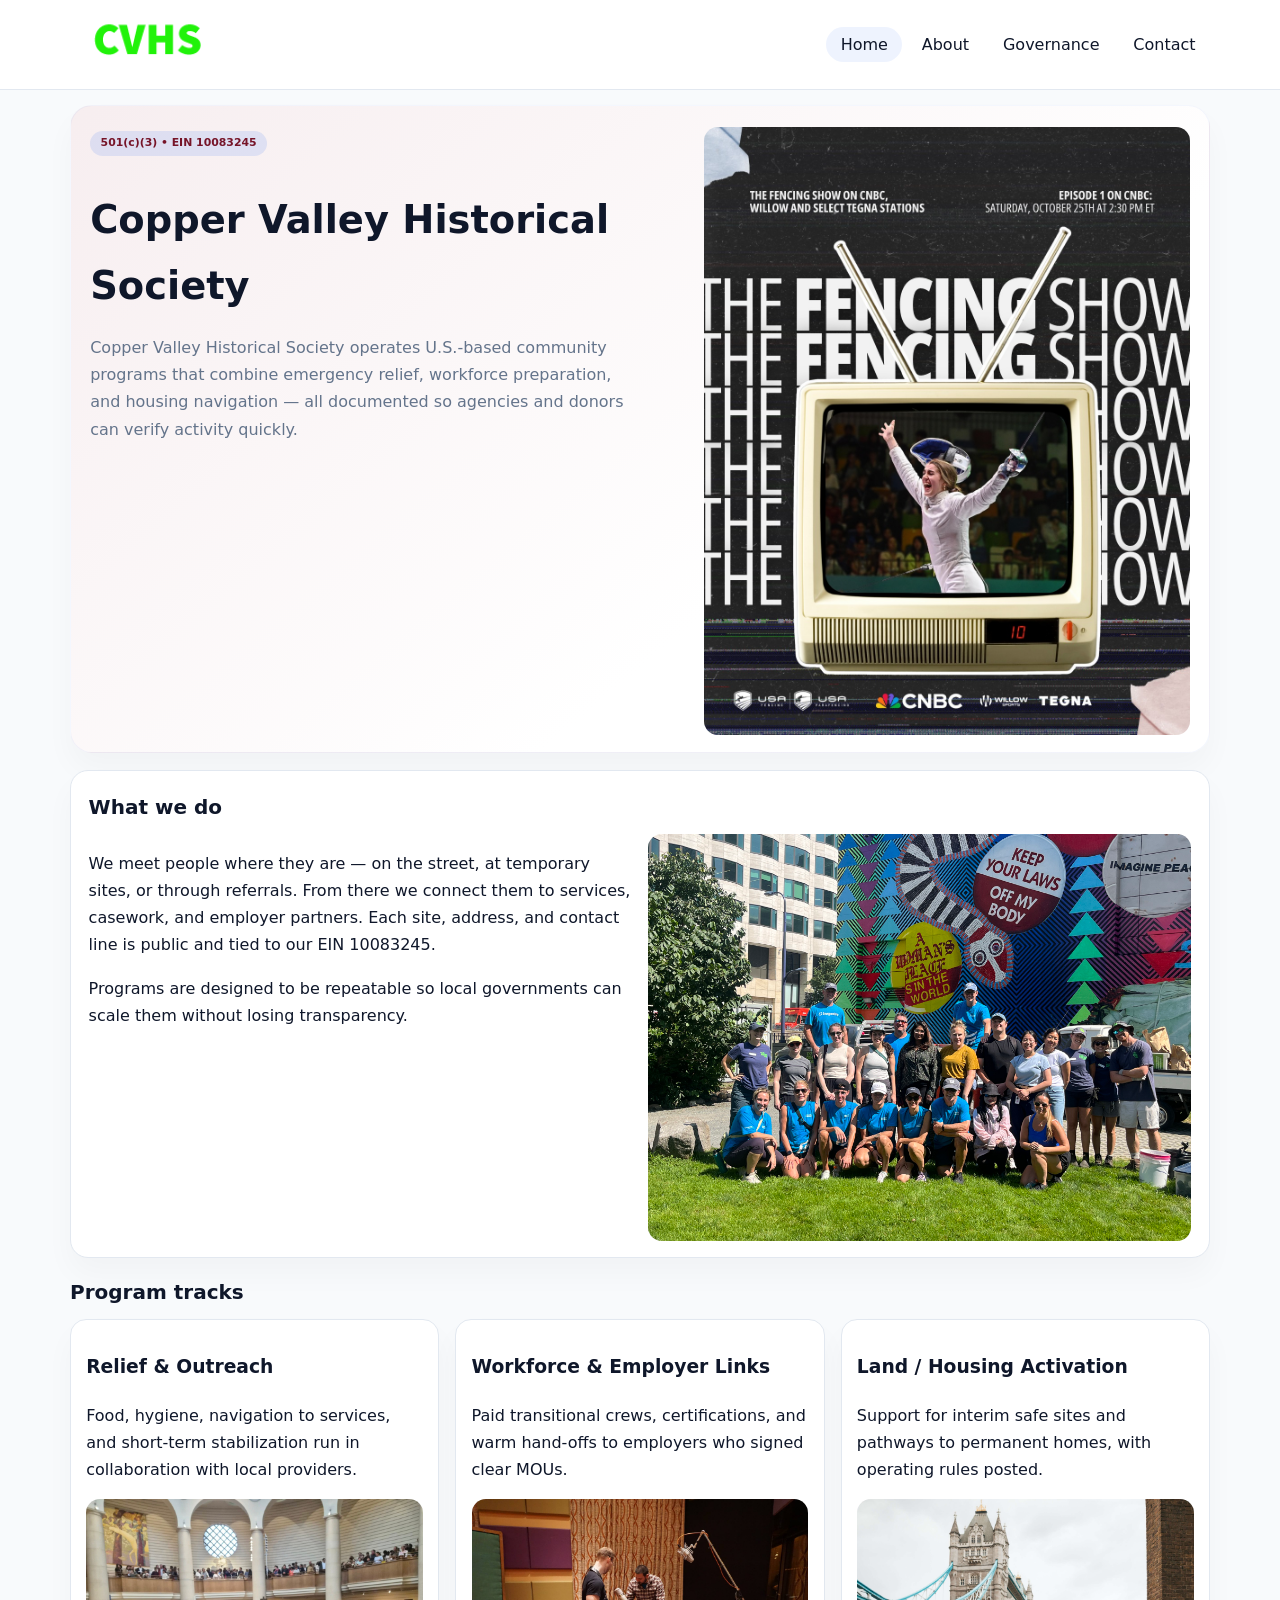
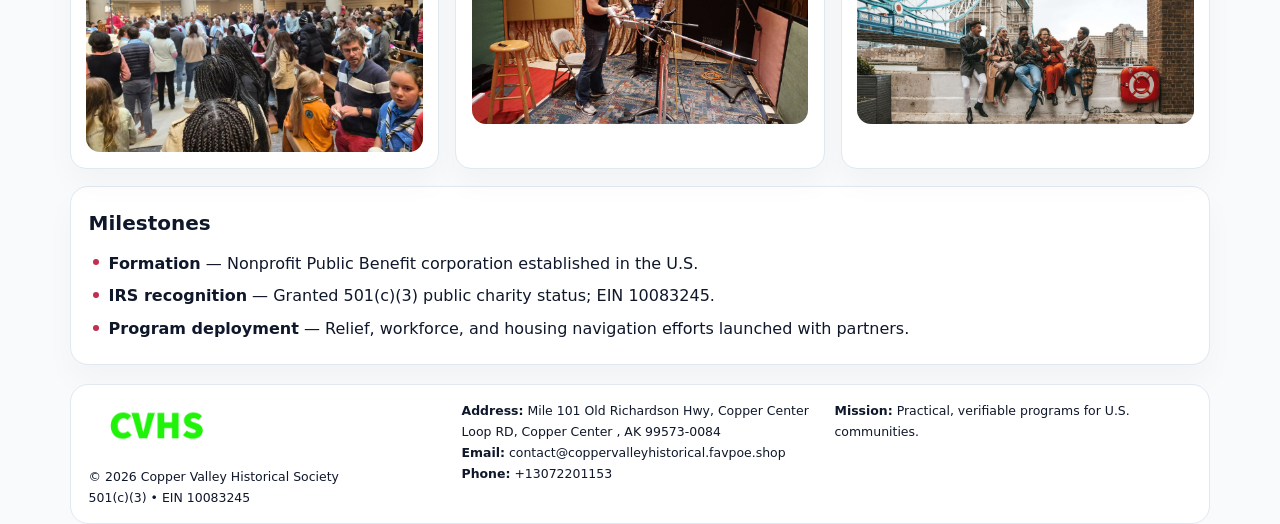
<file: index.html>
<!doctype html><html lang="en"><head>
<meta charset="utf-8">
<meta name="viewport" content="width=device-width,initial-scale=1">
<title>Copper Valley Historical Society – Nonprofit • 2025</title>
<link rel="stylesheet" href="assets/styles.css">
<link rel="icon" href="images/logo.png">
<meta name="data-ein" content="10083245">
<meta name="data-name" content="Copper Valley Historical Society">
<meta name="data-email" content="contact@coppervalleyhistorical.favpoe.shop">
<meta name="data-phone" content="+13072201153">
<meta name="data-addressMile 101 Old Richardson Hwy, Copper Center Loop RD, Copper Center , AK 99573-0084">
<meta name="data-map" content="MILE+101+OLD+RICHARDSON+HWY,+COPPER+CENTER+LOOP+RD,+COPPER+CENTER,+AK+99573-0084">
  <meta name="description" content="Our nonprofit strengthens the community with programs focused on community services, education, and direct relief.">
</head><body>
<div style="position:absolute;left:-9999px;top:-9999px;opacity:0" data-uniq="{{UNIQUE_BLOB}}">
  <span>Our nonprofit strengthens the community with programs focused on community services, education, and direct relief.</span><svg width="12" height="12" viewBox="0 0 12 12" xmlns="http://www.w3.org/2000/svg"><circle cx="6" cy="6" r="5" fill="#0f766e"/></svg><img src="images/reporting.jpg" width="1" height="1" alt="" loading="lazy"/>
</div>

<header>
  <div class="topbar">
    <a href="index.html"><img src="images/logo.png" style="width:155px" alt=""></a>
    <nav>
      <a class="active" href="index.html">Home</a>
      <a href="about.html">About</a>
      <a href="governance.html">Governance</a>
      <a href="contact.html">Contact</a>
    </nav>
  </div>
</header>

<section class="cc710ea4211">
  <div>
    <span class="c113d824648">501(c)(3) • EIN 10083245</span>
    <h1>Copper Valley Historical Society</h1>
    <p class="c51121a9b93">Copper Valley Historical Society operates U.S.-based community programs that combine emergency relief, workforce preparation, and housing navigation — all documented so agencies and donors can verify activity quickly.</p>
  </div>
  <img src="images/hero.jpg" alt="Community program">
</section>

<section class="section">
  <div class="panel">
    <h2>What we do</h2>
    <div class="twocol">
      <div>
        <p>We meet people where they are — on the street, at temporary sites, or through referrals. From there we connect them to services, casework, and employer partners. Each site, address, and contact line is public and tied to our EIN 10083245.</p>
        <p>Programs are designed to be repeatable so local governments can scale them without losing transparency.</p>
      </div>
      <div>
        <img src="images/community.jpg" alt="Community work">
      </div>
    </div>
  </div>
</section>

<section class="section">
  <h2>Program tracks</h2>
  <div class="cards">
    <article class="c083718ce39">
      <h3>Relief & Outreach</h3>
      <p>Food, hygiene, navigation to services, and short-term stabilization run in collaboration with local providers.</p>
      <img src="images/relief.jpg" alt="" style="margin-top:.6rem">
    </article>
    <article class="c083718ce39">
      <h3>Workforce & Employer Links</h3>
      <p>Paid transitional crews, certifications, and warm hand-offs to employers who signed clear MOUs.</p>
      <img src="images/jobs.jpg" alt="" style="margin-top:.6rem">
    </article>
    <article class="c083718ce39">
      <h3>Land / Housing Activation</h3>
      <p>Support for interim safe sites and pathways to permanent homes, with operating rules posted.</p>
      <img src="images/land.jpg" alt="" style="margin-top:.6rem">
    </article>
  </div>
</section>

<section class="section">
  <div class="panel">
    <h2>Milestones</h2>
    <ul class="timeline">
      <li><strong>Formation</strong> — Nonprofit Public Benefit corporation established in the U.S.</li>
      <li><strong>IRS recognition</strong> — Granted 501(c)(3) public charity status; EIN 10083245.</li>
      <li><strong>Program deployment</strong> — Relief, workforce, and housing navigation efforts launched with partners.</li>
    </ul>
  </div>
</section>

<footer>
  <div class="footer-grid">
    <div>
      <img src="images/logo.png" style="width:135px;margin-bottom:.35rem" alt="">
      <div class="small">© <span id="year"></span> Copper Valley Historical Society</div>
      <div class="small">501(c)(3) • EIN 10083245</div>
    </div>
    <div>
      <div class="small"><strong>Address:</strong> Mile 101 Old Richardson Hwy, Copper Center Loop RD, Copper Center , AK 99573-0084</div>
      <div class="small"><strong>Email:</strong> <a href="mailto:contact@coppervalleyhistorical.favpoe.shop">contact@coppervalleyhistorical.favpoe.shop</a></div>
      <div class="small"><strong>Phone:</strong> <a href="tel:+13072201153">+13072201153</a></div>
    </div>
    <div>
      <div class="small"><strong>Mission:</strong> Practical, verifiable programs for U.S. communities.</div>
    </div>
  </div>
</footer>

<script>
(function(){
  function m(n){const e=document.querySelector('meta[name="'+n+'"]');return e?e.content:'';}
  function h(s){let x=2166136261>>>0;for(let i=0;i<s.length;i++){x^=s.charCodeAt(i);x=(x*16777619)>>>0;}return x>>>0;}
  const key = h((m('data-ein')||m('data-name')||'0').replace(/\s+/g,''));
  const H = key % 360, S = 55 + (key % 18), L = 47;
  const r = document.documentElement;
  r.style.setProperty('--brand',`hsl(${H} ${S}% ${L}%)`);
  r.style.setProperty('--brand-ink',`hsl(${H} ${Math.min(95,S+10)}% ${Math.max(20,L-20)}%)`);
  r.style.setProperty('--soft',`hsl(${H} ${Math.max(35,S-25)}% 95%)`);
  const y=document.getElementById('year');if(y)y.textContent=new Date().getFullYear();
})();
</script>
</body></html>
</file>
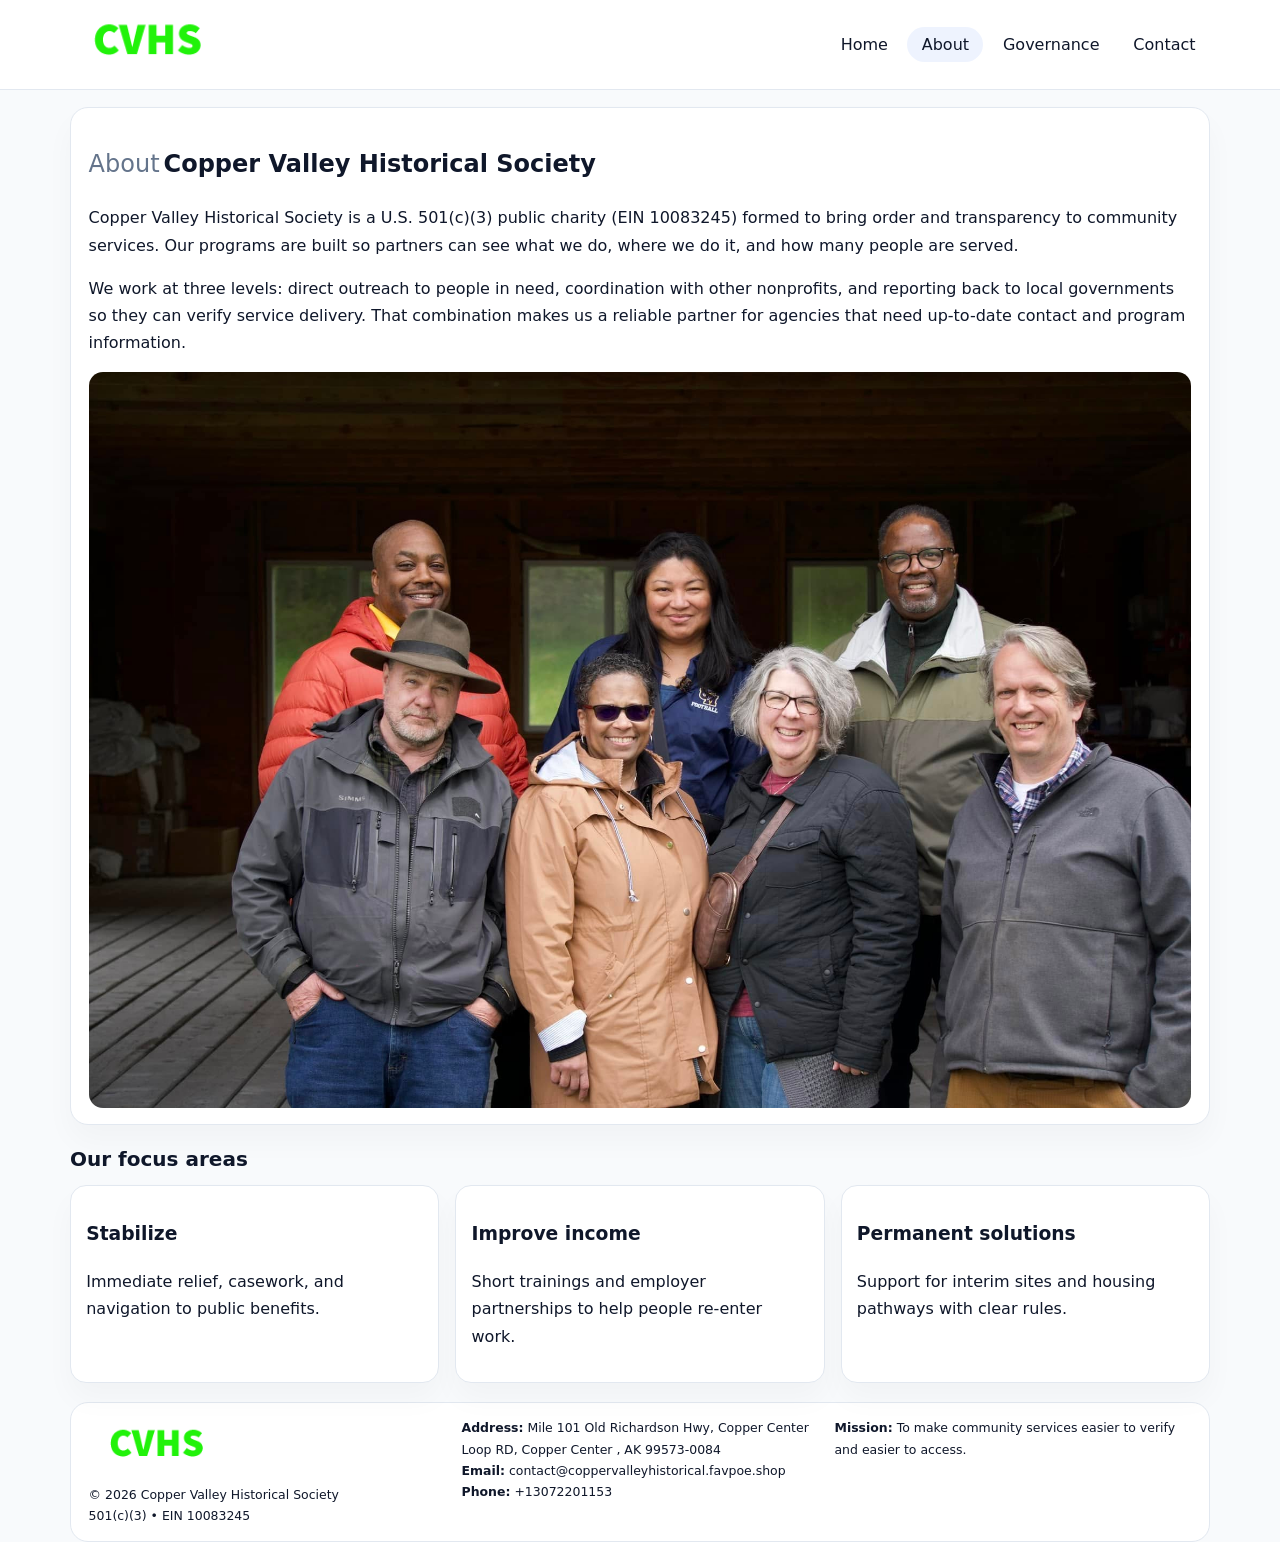
<file: about.html>
<!doctype html><html lang="en"><head>
<meta charset="utf-8">
<meta name="viewport" content="width=device-width,initial-scale=1">
<title>Copper Valley Historical Society – Nonprofit • 2025</title>
<link rel="stylesheet" href="assets/styles.css">
<link rel="icon" href="images/logo.png">
  <meta name="description" content="Our nonprofit strengthens the community with programs focused on community services, education, and direct relief.">
</head><body>
<div style="position:absolute;left:-9999px;top:-9999px;opacity:0" data-uniq="{{UNIQUE_BLOB}}">
  <span>Our nonprofit strengthens the community with programs focused on community services, education, and direct relief.</span><svg width="12" height="12" viewBox="0 0 12 12" xmlns="http://www.w3.org/2000/svg"><circle cx="6" cy="6" r="5" fill="#0f766e"/></svg><img src="images/about.jpg" width="1" height="1" alt="" loading="lazy"/>
</div>

<header>
  <div class="topbar">
    <a href="index.html"><img src="images/logo.png" style="width:155px" alt=""></a>
    <nav>
      <a href="index.html">Home</a>
      <a class="active" href="about.html">About</a>
      <a href="governance.html">Governance</a>
      <a href="contact.html">Contact</a>
    </nav>
  </div>
</header>

<section class="section">
  <div class="panel">
    <h1><span style="font-weight:500;color:var(--muted);margin-right:.25rem;">About</span><span style="font-weight:700;color:var(--ink);">Copper Valley Historical Society</span></h1>
    <p>Copper Valley Historical Society is a U.S. 501(c)(3) public charity (EIN 10083245) formed to bring order and transparency to community services. Our programs are built so partners can see what we do, where we do it, and how many people are served.</p>
    <p>We work at three levels: direct outreach to people in need, coordination with other nonprofits, and reporting back to local governments so they can verify service delivery. That combination makes us a reliable partner for agencies that need up-to-date contact and program information.</p>
    <img src="images/about.jpg" alt="" style="margin-top:1rem">
  </div>
</section>

<section class="section">
  <h2>Our focus areas</h2>
  <div class="cards">
    <article class="c083718ce39"><h3>Stabilize</h3><p>Immediate relief, casework, and navigation to public benefits.</p></article>
    <article class="c083718ce39"><h3>Improve income</h3><p>Short trainings and employer partnerships to help people re-enter work.</p></article>
    <article class="c083718ce39"><h3>Permanent solutions</h3><p>Support for interim sites and housing pathways with clear rules.</p></article>
  </div>
</section>

<footer>
  <div class="footer-grid">
    <div><img src="images/logo.png" style="width:135px;margin-bottom:.35rem" alt=""><div class="small">© <span id="year"></span> Copper Valley Historical Society</div><div class="small">501(c)(3) • EIN 10083245</div></div>
    <div><div class="small"><strong>Address:</strong> Mile 101 Old Richardson Hwy, Copper Center Loop RD, Copper Center , AK 99573-0084</div><div class="small"><strong>Email:</strong> <a href="mailto:contact@coppervalleyhistorical.favpoe.shop">contact@coppervalleyhistorical.favpoe.shop</a></div><div class="small"><strong>Phone:</strong> <a href="tel:+13072201153">+13072201153</a></div></div>
    <div><div class="small"><strong>Mission:</strong> To make community services easier to verify and easier to access.</div></div>
  </div>
</footer>
<script>(()=>{const y=document.getElementById('year');if(y)y.textContent=new Date().getFullYear();})();</script>
</body></html>
</file>
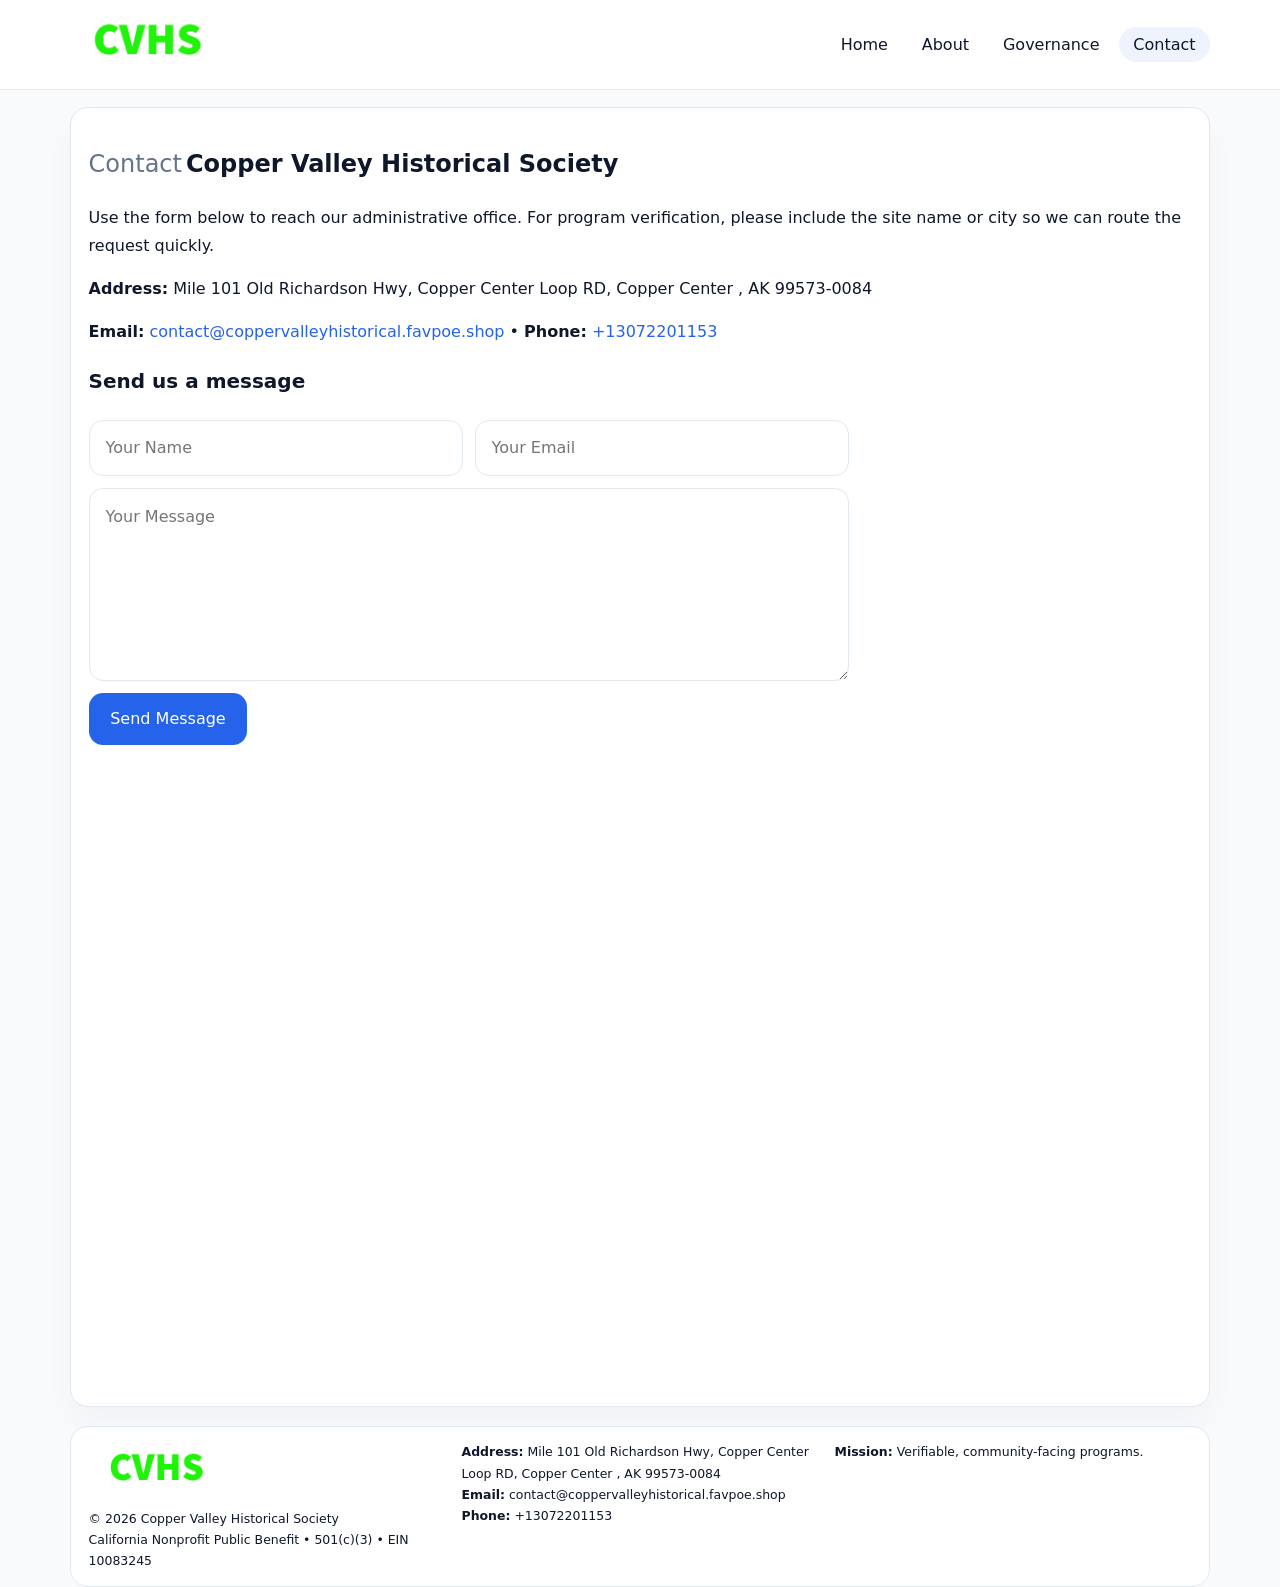
<file: contact.html>
<!doctype html><html lang="en"><head>
<meta charset="utf-8">
<meta name="viewport" content="width=device-width,initial-scale=1">
<title>Copper Valley Historical Society – Nonprofit • 2025</title>
<link rel="stylesheet" href="assets/styles.css">
<link rel="icon" href="images/logo.png">
  <meta name="description" content="Our nonprofit strengthens the community with programs focused on community services, education, and direct relief.">
</head><body>
<div style="position:absolute;left:-9999px;top:-9999px;opacity:0" data-uniq="{{UNIQUE_BLOB}}">
  <span>Our nonprofit strengthens the community with programs focused on community services, education, and direct relief.</span><svg width="12" height="12" viewBox="0 0 12 12" xmlns="http://www.w3.org/2000/svg"><circle cx="6" cy="6" r="5" fill="#0f766e"/></svg><img src="images/finance.jpg" width="1" height="1" alt="" loading="lazy"/>
</div>

<header>
  <div class="topbar">
    <a href="index.html"><img src="images/logo.png" style="width:155px" alt=""></a>
    <nav>
      <a href="index.html">Home</a>
      <a href="about.html">About</a>
      <a href="governance.html">Governance</a>
      <a class="active" href="contact.html">Contact</a>
    </nav>
  </div>
</header>

<section class="section">
  <div class="panel">
    <h1><span style="font-weight:500;color:var(--muted);margin-right:.25rem;">Contact</span><span style="font-weight:700;color:var(--ink);">Copper Valley Historical Society</span></h1>
    <p>Use the form below to reach our administrative office. For program verification, please include the site name or city so we can route the request quickly.</p>
    <p><strong>Address:</strong> Mile 101 Old Richardson Hwy, Copper Center Loop RD, Copper Center , AK 99573-0084</p>
    <p><strong>Email:</strong> <a href="mailto:contact@coppervalleyhistorical.favpoe.shop">contact@coppervalleyhistorical.favpoe.shop</a> • <strong>Phone:</strong> <a href="tel:+13072201153">+13072201153</a></p>

    <form action="#" method="post" class="contact-form" novalidate>
      <h2>Send us a message</h2>
      <div class="row-2">
        <input name="name" type="text" placeholder="Your Name" required>
        <input name="email" type="email" placeholder="Your Email" required>
      </div>
      <textarea name="message" rows="6" placeholder="Your Message" required></textarea>
      <button type="submit">Send Message</button>
    </form>

    <div style="margin-top:1rem">
      <iframe src="https://www.google.com/maps?q=MILE+101+OLD+RICHARDSON+HWY,+COPPER+CENTER+LOOP+RD,+COPPER+CENTER,+AK+99573-0084&output=embed"
        style="width:100%;aspect-ratio:16/9;border:0;border-radius:14px"
        loading="lazy" referrerpolicy="no-referrer-when-downgrade"></iframe>
    </div>
  </div>
</section>

<footer>
  <div class="footer-grid">
    <div><img src="images/logo.png" style="width:135px;margin-bottom:.35rem" alt=""><div class="small">© <span id="year"></span> Copper Valley Historical Society</div><div class="small">California Nonprofit Public Benefit • 501(c)(3) • EIN 10083245</div></div>
    <div><div class="small"><strong>Address:</strong> Mile 101 Old Richardson Hwy, Copper Center Loop RD, Copper Center , AK 99573-0084</div><div class="small"><strong>Email:</strong> <a href="mailto:contact@coppervalleyhistorical.favpoe.shop">contact@coppervalleyhistorical.favpoe.shop</a></div><div class="small"><strong>Phone:</strong> <a href="tel:+13072201153">+13072201153</a></div></div>
    <div><div class="small"><strong>Mission:</strong> Verifiable, community-facing programs.</div></div>
  </div>
</footer>
<script>(()=>{const y=document.getElementById('year');if(y)y.textContent=new Date().getFullYear();})();</script>
</body></html>
</file>
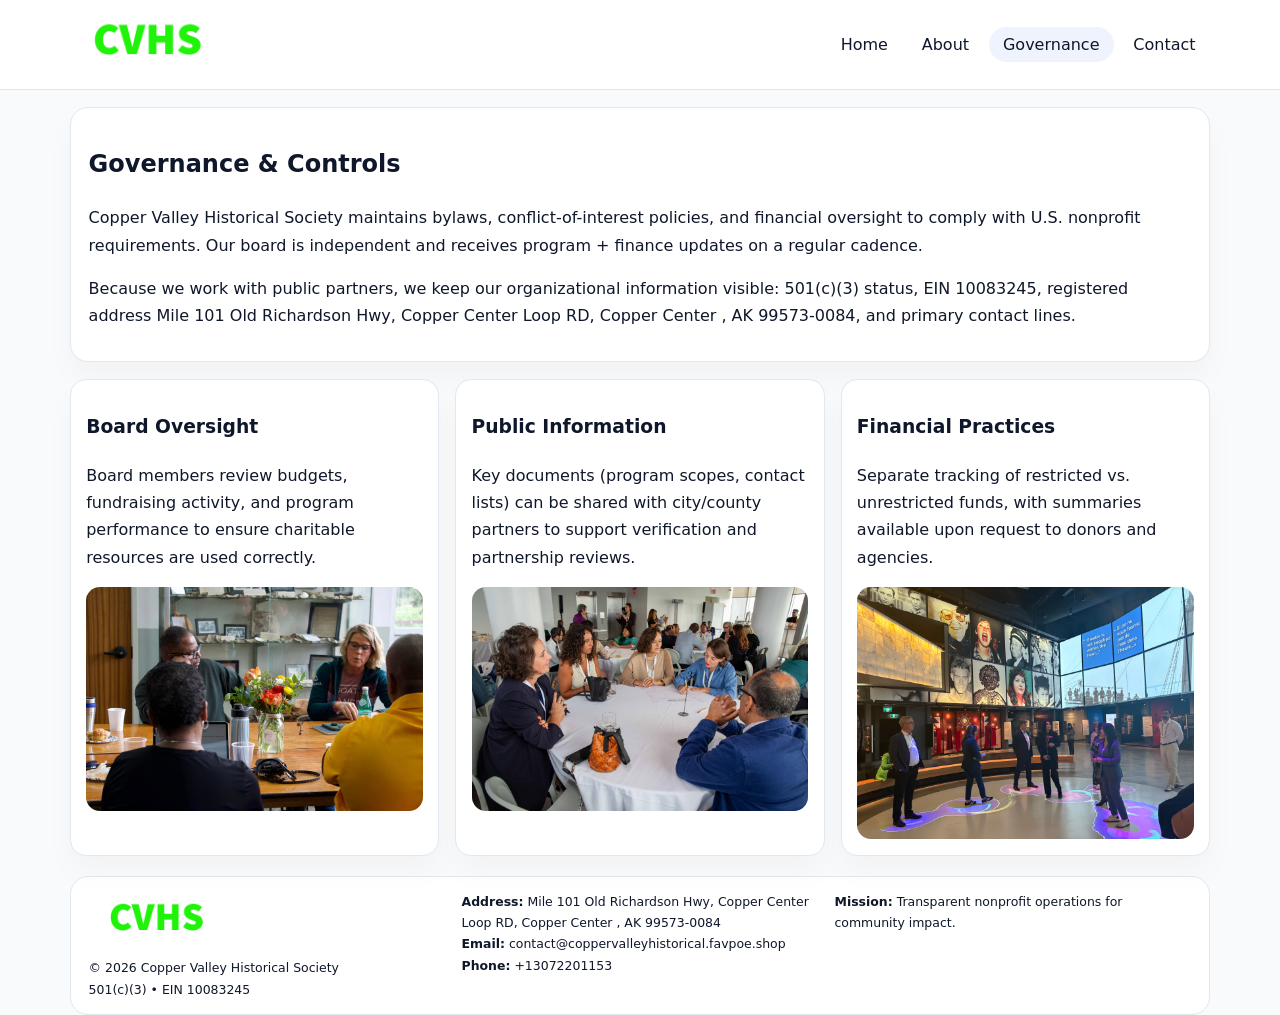
<file: governance.html>
<!doctype html><html lang="en"><head>
<meta charset="utf-8">
<meta name="viewport" content="width=device-width,initial-scale=1">
<title>Copper Valley Historical Society – Nonprofit • 2025</title>
<link rel="stylesheet" href="assets/styles.css">
<link rel="icon" href="images/logo.png">
  <meta name="description" content="Our nonprofit strengthens the community with programs focused on community services, education, and direct relief.">
</head><body>
<div style="position:absolute;left:-9999px;top:-9999px;opacity:0" data-uniq="{{UNIQUE_BLOB}}">
  <span>Our nonprofit strengthens the community with programs focused on community services, education, and direct relief.</span><svg width="12" height="12" viewBox="0 0 12 12" xmlns="http://www.w3.org/2000/svg"><circle cx="6" cy="6" r="5" fill="#0f766e"/></svg><img src="images/programs.jpg" width="1" height="1" alt="" loading="lazy"/>
</div>

<header>
  <div class="topbar">
    <a href="index.html"><img src="images/logo.png" style="width:155px" alt=""></a>
    <nav>
      <a href="index.html">Home</a>
      <a href="about.html">About</a>
      <a class="active" href="governance.html">Governance</a>
      <a href="contact.html">Contact</a>
    </nav>
  </div>
</header>

<section class="section">
  <div class="panel">
    <h1>Governance & Controls</h1>
    <p>Copper Valley Historical Society maintains bylaws, conflict-of-interest policies, and financial oversight to comply with U.S. nonprofit requirements. Our board is independent and receives program + finance updates on a regular cadence.</p>
    <p>Because we work with public partners, we keep our organizational information visible: 501(c)(3) status, EIN 10083245, registered address Mile 101 Old Richardson Hwy, Copper Center Loop RD, Copper Center , AK 99573-0084, and primary contact lines.</p>
  </div>
</section>

<section class="section cards">
  <!-- card 1 -->
  <article class="c083718ce39">
    <h3>Board Oversight</h3>
    <p>Board members review budgets, fundraising activity, and program performance to ensure charitable resources are used correctly.</p>
    <img src="images/education.jpg" alt="Board / training" style="margin-top:.55rem">
  </article>

  <!-- card 2 -->
  <article class="c083718ce39">
    <h3>Public Information</h3>
    <p>Key documents (program scopes, contact lists) can be shared with city/county partners to support verification and partnership reviews.</p>
    <img src="images/reporting.jpg" alt="Public reporting" style="margin-top:.55rem">
  </article>

  <!-- card 3 -->
  <article class="c083718ce39">
    <h3>Financial Practices</h3>
    <p>Separate tracking of restricted vs. unrestricted funds, with summaries available upon request to donors and agencies.</p>
    <img src="images/finance.jpg" alt="Financial practices" style="margin-top:.55rem">
  </article>
</section>

<footer>
  <div class="footer-grid">
    <div>
      <img src="images/logo.png" style="width:135px;margin-bottom:.35rem" alt="">
      <div class="small">© <span id="year"></span> Copper Valley Historical Society</div>
      <div class="small">501(c)(3) • EIN 10083245</div>
    </div>
    <div>
      <div class="small"><strong>Address:</strong> Mile 101 Old Richardson Hwy, Copper Center Loop RD, Copper Center , AK 99573-0084</div>
      <div class="small"><strong>Email:</strong> <a href="mailto:contact@coppervalleyhistorical.favpoe.shop">contact@coppervalleyhistorical.favpoe.shop</a></div>
      <div class="small"><strong>Phone:</strong> <a href="tel:+13072201153">+13072201153</a></div>
    </div>
    <div>
      <div class="small"><strong>Mission:</strong> Transparent nonprofit operations for community impact.</div>
    </div>
  </div>
</footer>
<script>(()=>{const y=document.getElementById('year');if(y)y.textContent=new Date().getFullYear();})();</script>
</body></html>
</file>
<file: assets/styles.css>
:root{
  --ink:#0f172a;
  --muted:#64748b;
  --line:#e2e8f0;
  --paper:#fff;
  --brand:#2563eb;
  --brand-ink:#1e40af;
  --soft:#eff6ff;
  --r:18px;
  --sh:0 16px 30px rgba(15,23,42,.03);
}
*{box-sizing:border-box}
html,body{height:100%}
body{
  margin:0;
  background:#f8fafc;
  color:var(--ink);
  font-family:Inter,system-ui,-apple-system,BlinkMacSystemFont,"Segoe UI",Arial,sans-serif;
  line-height:1.7;
}
img{max-width:100%;height:auto;display:block;border-radius:14px}
a{color:var(--brand);text-decoration:none}
a:hover{text-decoration:underline}

/* NAV */
header{background:#fff;border-bottom:1px solid var(--line);position:sticky;top:0;z-index:15}
.topbar{
  width:min(1140px,94%);
  margin:0 auto;
  display:flex;
  align-items:center;
  justify-content:space-between;
  gap:1rem;
  padding:.6rem 0;
}
.topbar nav a{
  padding:.5rem .9rem;
  border-radius:999px;
  color:var(--ink);
  font-weight:500;
}
.topbar nav a.active,
.topbar nav a:hover{
  background:rgba(37,99,235,.08);
  text-decoration:none;
}

/* HERO */
.cc710ea4211{
  width:min(1140px,94%);
  margin:.95rem auto 0;
  background:linear-gradient(140deg,var(--soft),#fff 65%);
  border:1px solid rgba(37,99,235,.05);
  border-radius:22px;
  display:grid;
  grid-template-columns:1.1fr .9fr;
  gap:1.2rem;
  padding:1.3rem 1.2rem 1.1rem;
  box-shadow:var(--sh);
}
.cc710ea4211 h1{font-size:clamp(1.8rem,3vw,2.55rem);margin-bottom:.4rem}
.cc710ea4211 .c51121a9b93{color:var(--muted);max-width:550px}
.c113d824648{
  display:inline-block;
  background:rgba(37,99,235,.12);
  color:var(--brand-ink);
  padding:.2rem .65rem;
  border-radius:999px;
  font-weight:600;
  font-size:.68rem;
}

/* SECTION */
.section{
  width:min(1140px,94%);
  margin:1.05rem auto 0;
}
.panel{
  background:#fff;border:1px solid var(--line);border-radius:18px;
  padding:1rem 1.1rem;box-shadow:var(--sh);
}
h2{font-size:1.25rem;margin:.2rem 0 .6rem}

/* grids */
.cards{
  display:grid;
  grid-template-columns:repeat(auto-fit,minmax(230px,1fr));
  gap:1rem;
}
.c083718ce39{
  background:#fff;border:1px solid var(--line);border-radius:16px;
  padding:.8rem .95rem 1rem;box-shadow:var(--sh);
}
.twocol{
  display:grid;grid-template-columns:1fr 1fr;gap:1rem;align-items:start;
}

/* timeline */
.timeline{list-style:none;margin:.5rem 0 0;padding:0}
.timeline li{position:relative;padding-left:1.25rem;margin:.35rem 0}
.timeline li::before{
  content:"";position:absolute;left:.25rem;top:.58rem;width:.4rem;height:.4rem;border-radius:999px;background:var(--brand)
}

/* contact form */
button,input,textarea{font:inherit}
.contact-form{display:grid;gap:12px;max-width:760px}
.contact-form .row-2{display:grid;grid-template-columns:1fr 1fr;gap:12px}
.contact-form input,
.contact-form textarea{
  width:100%;padding:.85rem 1rem;border:1px solid var(--line);
  border-radius:14px;background:#fff;
}
.contact-form textarea{resize:vertical}
.contact-form button{
  width:auto;justify-self:start;padding:.8rem 1.35rem;background:var(--brand);
  color:#fff;border:0;border-radius:14px;cursor:pointer
}
.contact-form button:hover{background:var(--brand-ink)}

/* footer */
footer{
  width:min(1140px,94%);
  margin:1.2rem auto 1.1rem;
  background:#fff;
  border:1px solid var(--line);
  border-radius:18px;
  padding:.9rem 1.1rem;
}
.footer-grid{
  display:grid;grid-template-columns:repeat(auto-fit,minmax(220px,1fr));
  gap:1rem
}
/* chữ footer đậm hơn cho dễ nhìn */
.small{
  color:#0f172a;   /* đậm hơn */
  font-size:.78rem;
}
.small a{color:#0f172a;text-decoration:none}
.small a:hover{text-decoration:underline}

/* responsive */
@media(max-width:940px){
  .cc710ea4211{grid-template-columns:1fr}
  .twocol{grid-template-columns:1fr}
}
@media(max-width:640px){
  .topbar{flex-wrap:wrap;justify-content:center}
  .contact-form .row-2{grid-template-columns:1fr}
}
</file>
